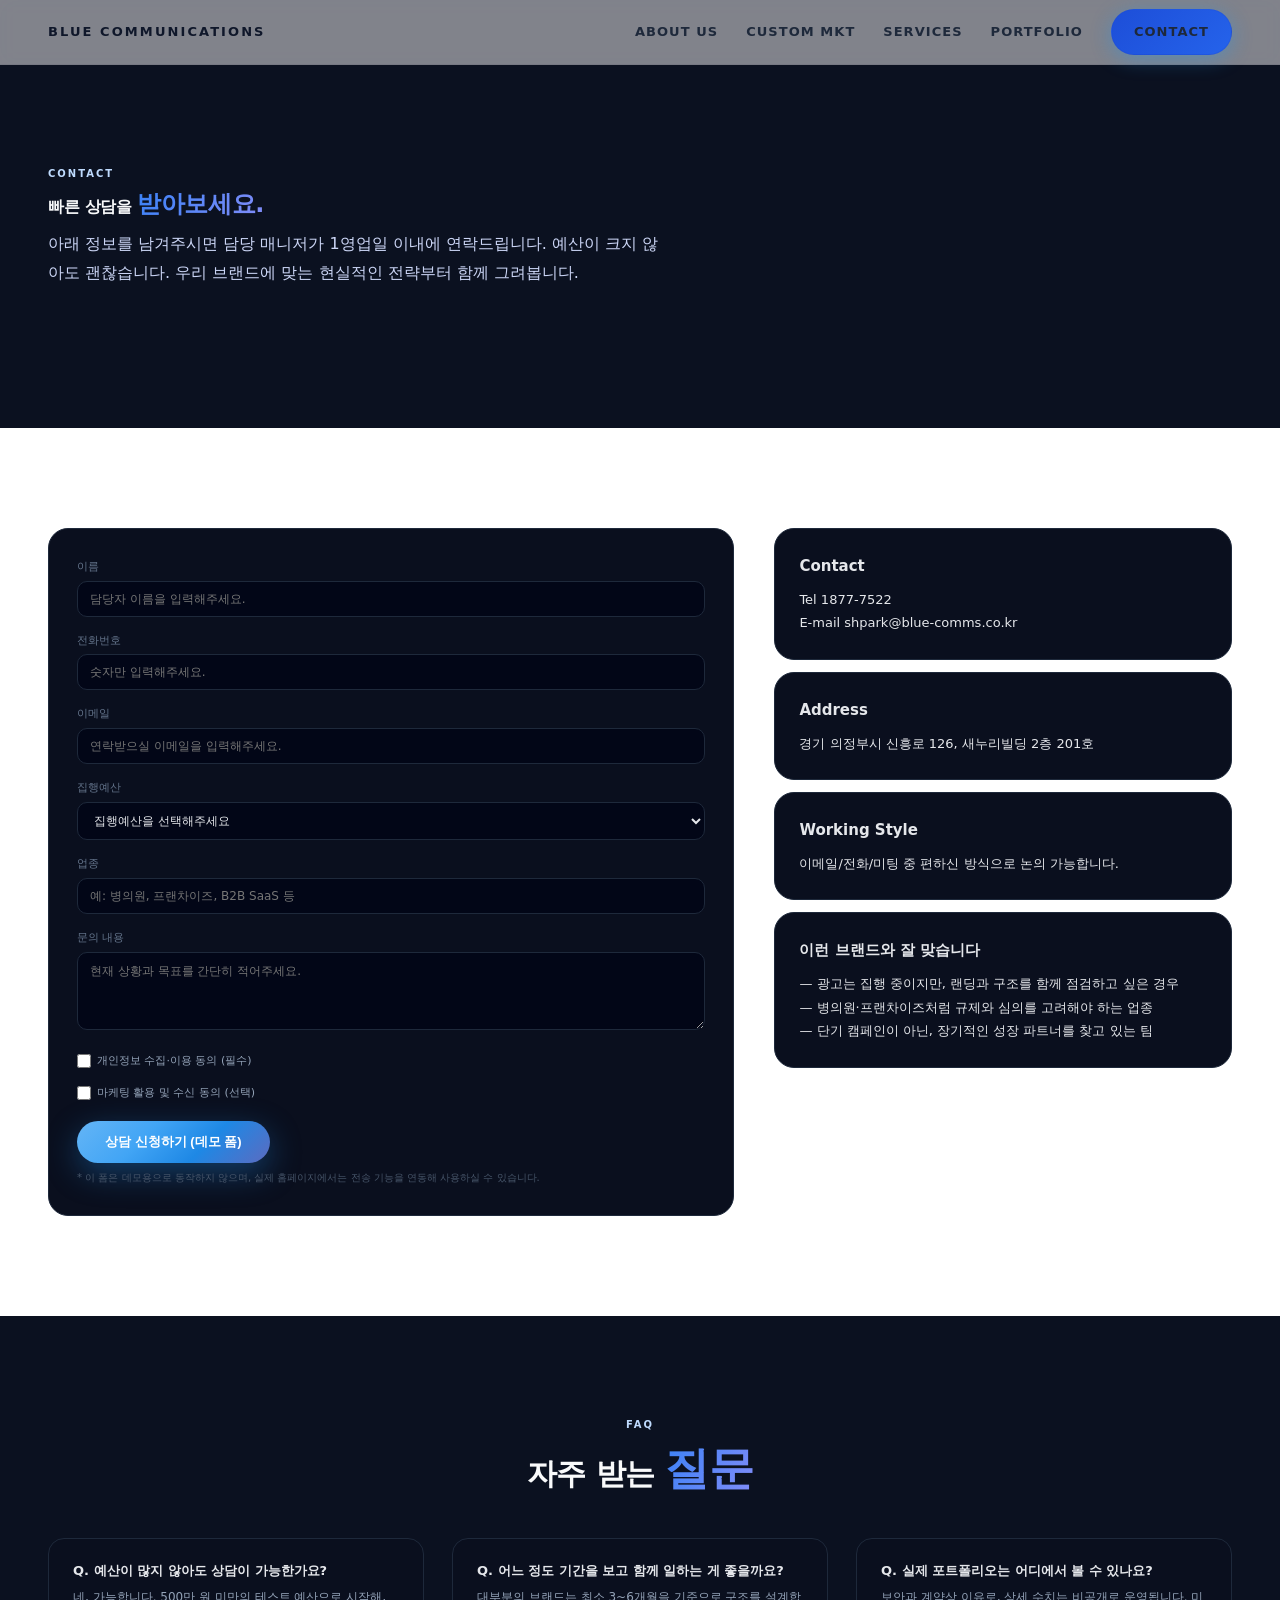
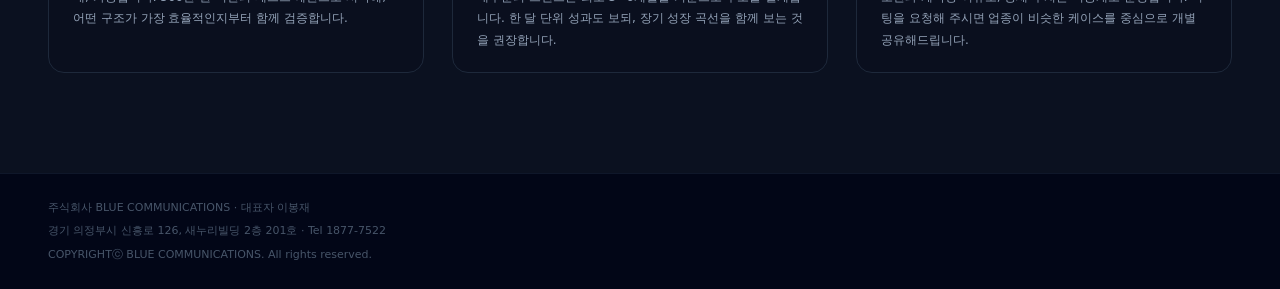
<file: contact.html>
<!DOCTYPE html>
<html lang="ko">
<head>
  <meta charset="UTF-8" />
  <title>Contact | BLUE COMMUNICATIONS</title>
  <meta name="viewport" content="width=device-width, initial-scale=1" />
  <link rel="stylesheet" href="./styles.css" />
</head>
<body>

  <header class="hd">
    <div class="w hd-inner">
      <a href="./index.html" class="logo">
        <span class="logo-text">BLUE COMMUNICATIONS</span>
      </a>
      <button class="mob-toggle" onclick="this.classList.toggle('open');document.querySelector('.nav').classList.toggle('open')"><span></span><span></span></button>
      <nav class="nav">
        <a href="./index.html#about">ABOUT US</a>
        <a href="./index.html#services">CUSTOM MKT</a>
        <a href="./services.html">SERVICES</a>
        <a href="./portfolio.html">PORTFOLIO</a>
        <a href="./contact.html" class="nav-cta">CONTACT</a>
      </nav>
    </div>
  </header>

  <section class="sc sc--alt">
    <div class="w">
      <div class="sc-head">
        <p class="sc-kicker">Contact</p>
        <h1 class="sc-title" style="font-size:inherit">빠른 상담을 <span class="hl">받아보세요.</span></h1>
        <p class="sc-desc">
          아래 정보를 남겨주시면 담당 매니저가 1영업일 이내에 연락드립니다.
          예산이 크지 않아도 괜찮습니다. 우리 브랜드에 맞는 현실적인 전략부터 함께 그려봅니다.
        </p>
      </div>
    </div>
  </section>

  <section class="sc">
    <div class="w">
      <div class="contact-wrap">
        <form class="form" onsubmit="return false">
          <label for="name">이름</label>
          <input id="name" type="text" placeholder="담당자 이름을 입력해주세요." />

          <label for="phone">전화번호</label>
          <input id="phone" type="tel" placeholder="숫자만 입력해주세요." />

          <label for="email">이메일</label>
          <input id="email" type="email" placeholder="연락받으실 이메일을 입력해주세요." />

          <label for="budget">집행예산</label>
          <select id="budget">
            <option value="">집행예산을 선택해주세요</option>
            <option>500만원 미만</option>
            <option>500~1000만원</option>
            <option>1000~3000만원</option>
            <option>3000만원 이상</option>
          </select>

          <label for="industry">업종</label>
          <input id="industry" type="text" placeholder="예: 병의원, 프랜차이즈, B2B SaaS 등" />

          <label for="msg">문의 내용</label>
          <textarea id="msg" rows="4" placeholder="현재 상황과 목표를 간단히 적어주세요."></textarea>

          <div class="form-check"><input type="checkbox" /><span>개인정보 수집·이용 동의 (필수)</span></div>
          <div class="form-check"><input type="checkbox" /><span>마케팅 활용 및 수신 동의 (선택)</span></div>

          <button type="submit" class="btn-p form-submit" disabled>상담 신청하기 (데모 폼)</button>
          <p class="form-note">* 이 폼은 데모용으로 동작하지 않으며, 실제 홈페이지에서는 전송 기능을 연동해 사용하실 수 있습니다.</p>
        </form>

        <div class="side-cards">
          <div class="cd"><h3>Contact</h3><p>Tel 1877-7522</p><p>E-mail shpark@blue-comms.co.kr</p></div>
          <div class="cd"><h3>Address</h3><p>경기 의정부시 신흥로 126, 새누리빌딩 2층 201호</p></div>
          <div class="cd"><h3>Working Style</h3><p>이메일/전화/미팅 중 편하신 방식으로 논의 가능합니다.</p></div>
          <div class="cd">
            <h3>이런 브랜드와 잘 맞습니다</h3>
            <p>— 광고는 집행 중이지만, 랜딩과 구조를 함께 점검하고 싶은 경우</p>
            <p>— 병의원·프랜차이즈처럼 규제와 심의를 고려해야 하는 업종</p>
            <p>— 단기 캠페인이 아닌, 장기적인 성장 파트너를 찾고 있는 팀</p>
          </div>
        </div>
      </div>
    </div>
  </section>

  <!-- FAQ -->
  <section class="sc sc--alt">
    <div class="w">
      <div class="sc-head sc-head--center">
        <p class="sc-kicker">FAQ</p>
        <h2 class="sc-title">자주 받는 <span class="hl">질문</span></h2>
      </div>
      <div class="g3">
        <div class="faq-item"><h3>Q. 예산이 많지 않아도 상담이 가능한가요?</h3><p>네, 가능합니다. 500만 원 미만의 테스트 예산으로 시작해, 어떤 구조가 가장 효율적인지부터 함께 검증합니다.</p></div>
        <div class="faq-item"><h3>Q. 어느 정도 기간을 보고 함께 일하는 게 좋을까요?</h3><p>대부분의 브랜드는 최소 3~6개월을 기준으로 구조를 설계합니다. 한 달 단위 성과도 보되, 장기 성장 곡선을 함께 보는 것을 권장합니다.</p></div>
        <div class="faq-item"><h3>Q. 실제 포트폴리오는 어디에서 볼 수 있나요?</h3><p>보안과 계약상 이유로, 상세 수치는 비공개로 운영됩니다. 미팅을 요청해 주시면 업종이 비슷한 케이스를 중심으로 개별 공유해드립니다.</p></div>
      </div>
    </div>
  </section>

  <footer class="ft">
    <div class="w ft-inner">
      <span>주식회사 BLUE COMMUNICATIONS · 대표자 이봉재</span>
      <span>경기 의정부시 신흥로 126, 새누리빌딩 2층 201호 · Tel 1877-7522</span>
      <span>COPYRIGHTⓒ BLUE COMMUNICATIONS. All rights reserved.</span>
    </div>
  </footer>

</body>
</html>
</file>
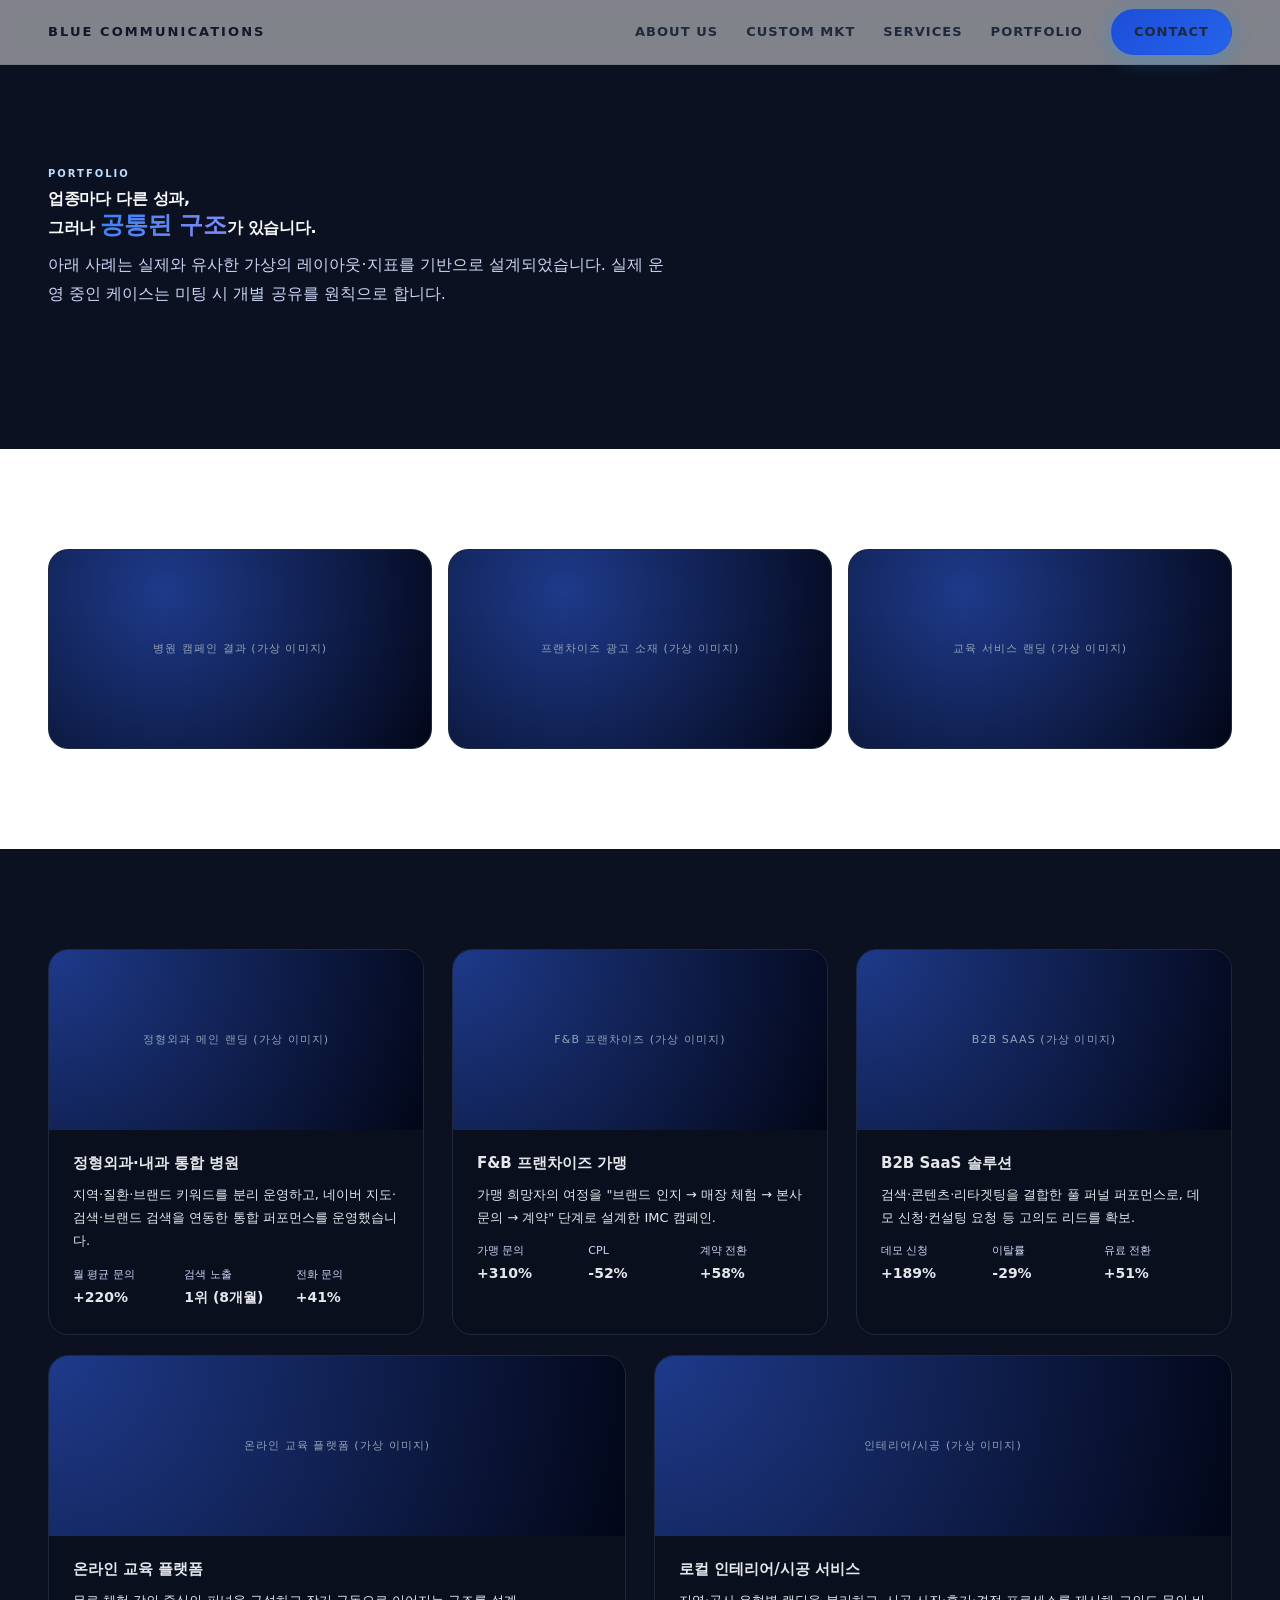
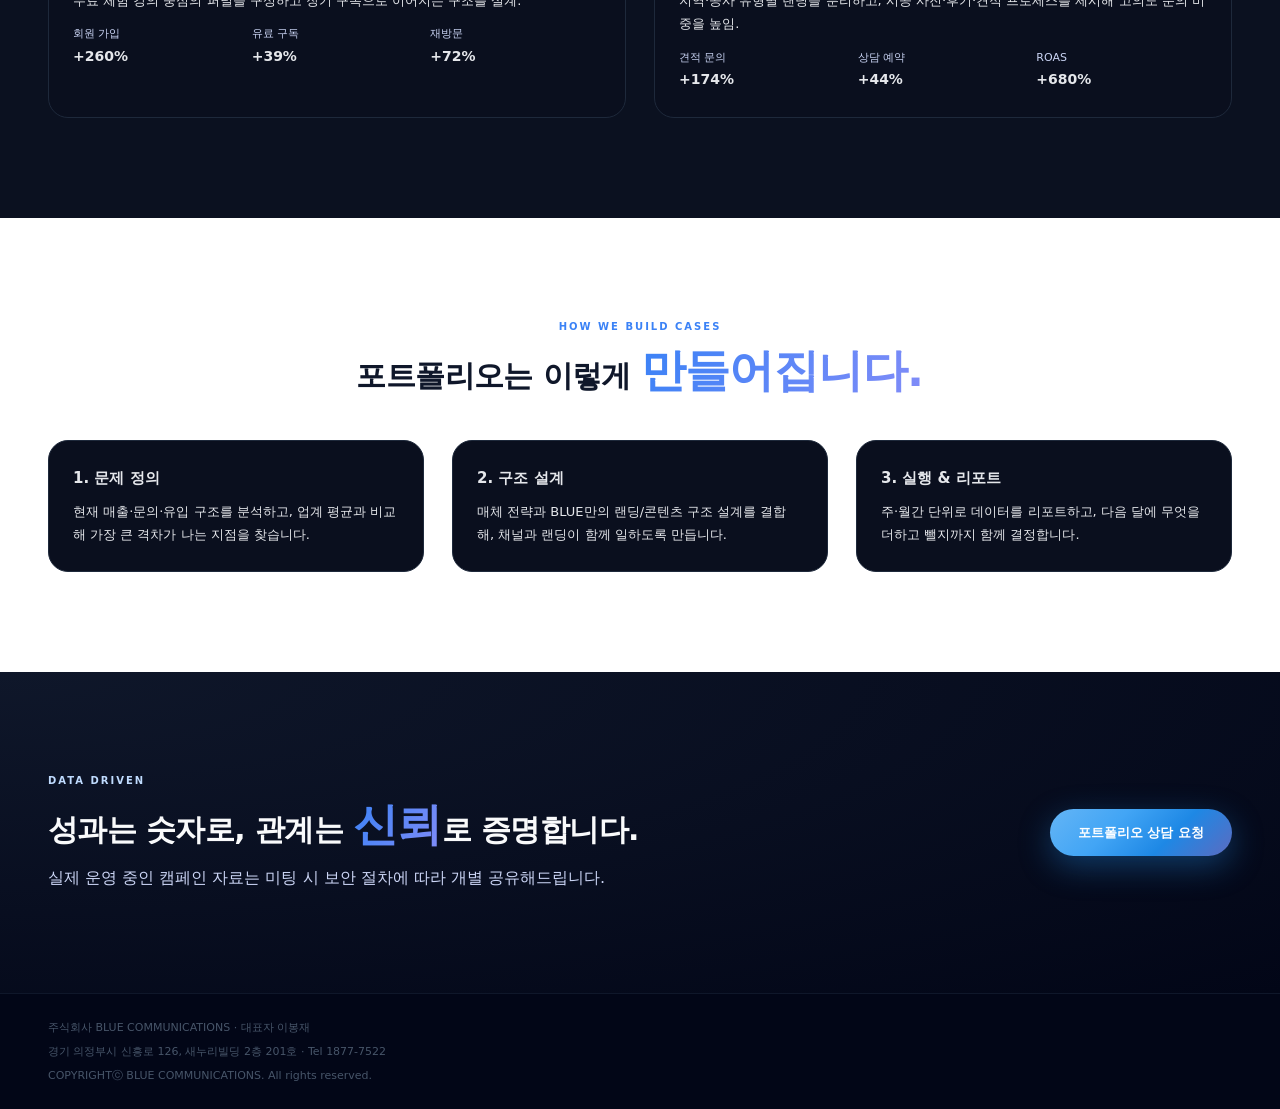
<file: portfolio.html>
<!DOCTYPE html>
<html lang="ko">
<head>
  <meta charset="UTF-8" />
  <title>Portfolio | BLUE COMMUNICATIONS</title>
  <meta name="viewport" content="width=device-width, initial-scale=1" />
  <link rel="stylesheet" href="./styles.css" />
</head>
<body>

  <header class="hd">
    <div class="w hd-inner">
      <a href="./index.html" class="logo">
        <span class="logo-text">BLUE COMMUNICATIONS</span>
      </a>
      <button class="mob-toggle" onclick="this.classList.toggle('open');document.querySelector('.nav').classList.toggle('open')"><span></span><span></span></button>
      <nav class="nav">
        <a href="./index.html#about">ABOUT US</a>
        <a href="./index.html#services">CUSTOM MKT</a>
        <a href="./services.html">SERVICES</a>
        <a href="./portfolio.html">PORTFOLIO</a>
        <a href="./contact.html" class="nav-cta">CONTACT</a>
      </nav>
    </div>
  </header>

  <section class="sc sc--alt">
    <div class="w">
      <div class="sc-head">
        <p class="sc-kicker">Portfolio</p>
        <h1 class="sc-title" style="font-size:inherit">업종마다 다른 성과,<br />그러나 <span class="hl">공통된 구조</span>가 있습니다.</h1>
        <p class="sc-desc">
          아래 사례는 실제와 유사한 가상의 레이아웃·지표를 기반으로 설계되었습니다.
          실제 운영 중인 케이스는 미팅 시 개별 공유를 원칙으로 합니다.
        </p>
      </div>
    </div>
  </section>

  <!-- full-width visual -->
  <section class="sc">
    <div class="w">
      <div class="img-row">
        <div class="img-row-item">병원 캠페인 결과 (가상 이미지)</div>
        <div class="img-row-item">프랜차이즈 광고 소재 (가상 이미지)</div>
        <div class="img-row-item">교육 서비스 랜딩 (가상 이미지)</div>
      </div>
    </div>
  </section>

  <section class="sc sc--alt">
    <div class="w">
      <div class="g3">
        <div class="icard">
          <div class="icard-thumb">정형외과 메인 랜딩 (가상 이미지)</div>
          <div class="icard-body">
            <h3>정형외과·내과 통합 병원</h3>
            <p>지역·질환·브랜드 키워드를 분리 운영하고, 네이버 지도·검색·브랜드 검색을 연동한 통합 퍼포먼스를 운영했습니다.</p>
            <dl class="icard-kpi">
              <div><dt>월 평균 문의</dt><dd>+220%</dd></div>
              <div><dt>검색 노출</dt><dd>1위 (8개월)</dd></div>
              <div><dt>전화 문의</dt><dd>+41%</dd></div>
            </dl>
          </div>
        </div>
        <div class="icard">
          <div class="icard-thumb">F&B 프랜차이즈 (가상 이미지)</div>
          <div class="icard-body">
            <h3>F&B 프랜차이즈 가맹</h3>
            <p>가맹 희망자의 여정을 "브랜드 인지 → 매장 체험 → 본사 문의 → 계약" 단계로 설계한 IMC 캠페인.</p>
            <dl class="icard-kpi">
              <div><dt>가맹 문의</dt><dd>+310%</dd></div>
              <div><dt>CPL</dt><dd>-52%</dd></div>
              <div><dt>계약 전환</dt><dd>+58%</dd></div>
            </dl>
          </div>
        </div>
        <div class="icard">
          <div class="icard-thumb">B2B SaaS (가상 이미지)</div>
          <div class="icard-body">
            <h3>B2B SaaS 솔루션</h3>
            <p>검색·콘텐츠·리타겟팅을 결합한 풀 퍼널 퍼포먼스로, 데모 신청·컨설팅 요청 등 고의도 리드를 확보.</p>
            <dl class="icard-kpi">
              <div><dt>데모 신청</dt><dd>+189%</dd></div>
              <div><dt>이탈률</dt><dd>-29%</dd></div>
              <div><dt>유료 전환</dt><dd>+51%</dd></div>
            </dl>
          </div>
        </div>
      </div>
      <div class="g2" style="margin-top:20px">
        <div class="icard">
          <div class="icard-thumb">온라인 교육 플랫폼 (가상 이미지)</div>
          <div class="icard-body">
            <h3>온라인 교육 플랫폼</h3>
            <p>무료 체험 강의 중심의 퍼널을 구성하고 장기 구독으로 이어지는 구조를 설계.</p>
            <dl class="icard-kpi">
              <div><dt>회원 가입</dt><dd>+260%</dd></div>
              <div><dt>유료 구독</dt><dd>+39%</dd></div>
              <div><dt>재방문</dt><dd>+72%</dd></div>
            </dl>
          </div>
        </div>
        <div class="icard">
          <div class="icard-thumb">인테리어/시공 (가상 이미지)</div>
          <div class="icard-body">
            <h3>로컬 인테리어/시공 서비스</h3>
            <p>지역·공사 유형별 랜딩을 분리하고, 시공 사진·후기·견적 프로세스를 제시해 고의도 문의 비중을 높임.</p>
            <dl class="icard-kpi">
              <div><dt>견적 문의</dt><dd>+174%</dd></div>
              <div><dt>상담 예약</dt><dd>+44%</dd></div>
              <div><dt>ROAS</dt><dd>+680%</dd></div>
            </dl>
          </div>
        </div>
      </div>
    </div>
  </section>

  <!-- how we build -->
  <section class="sc">
    <div class="w">
      <div class="sc-head sc-head--center">
        <p class="sc-kicker">How We Build Cases</p>
        <h2 class="sc-title">포트폴리오는 이렇게 <span class="hl">만들어집니다.</span></h2>
      </div>
      <div class="g3">
        <div class="cd"><h3>1. 문제 정의</h3><p>현재 매출·문의·유입 구조를 분석하고, 업계 평균과 비교해 가장 큰 격차가 나는 지점을 찾습니다.</p></div>
        <div class="cd"><h3>2. 구조 설계</h3><p>매체 전략과 BLUE만의 랜딩/콘텐츠 구조 설계를 결합해, 채널과 랜딩이 함께 일하도록 만듭니다.</p></div>
        <div class="cd"><h3>3. 실행 & 리포트</h3><p>주·월간 단위로 데이터를 리포트하고, 다음 달에 무엇을 더하고 뺄지까지 함께 결정합니다.</p></div>
      </div>
    </div>
  </section>

  <section class="sc sc--accent">
    <div class="w">
      <div class="cta-band">
        <div>
          <p class="sc-kicker">Data Driven</p>
          <h2 class="sc-title">성과는 숫자로, 관계는 <span class="hl">신뢰</span>로 증명합니다.</h2>
          <p class="sc-desc">실제 운영 중인 캠페인 자료는 미팅 시 보안 절차에 따라 개별 공유해드립니다.</p>
        </div>
        <div class="cta-right">
          <a href="./contact.html" class="btn-p">포트폴리오 상담 요청</a>
        </div>
      </div>
    </div>
  </section>

  <footer class="ft">
    <div class="w ft-inner">
      <span>주식회사 BLUE COMMUNICATIONS · 대표자 이봉재</span>
      <span>경기 의정부시 신흥로 126, 새누리빌딩 2층 201호 · Tel 1877-7522</span>
      <span>COPYRIGHTⓒ BLUE COMMUNICATIONS. All rights reserved.</span>
    </div>
  </footer>

</body>
</html>
</file>
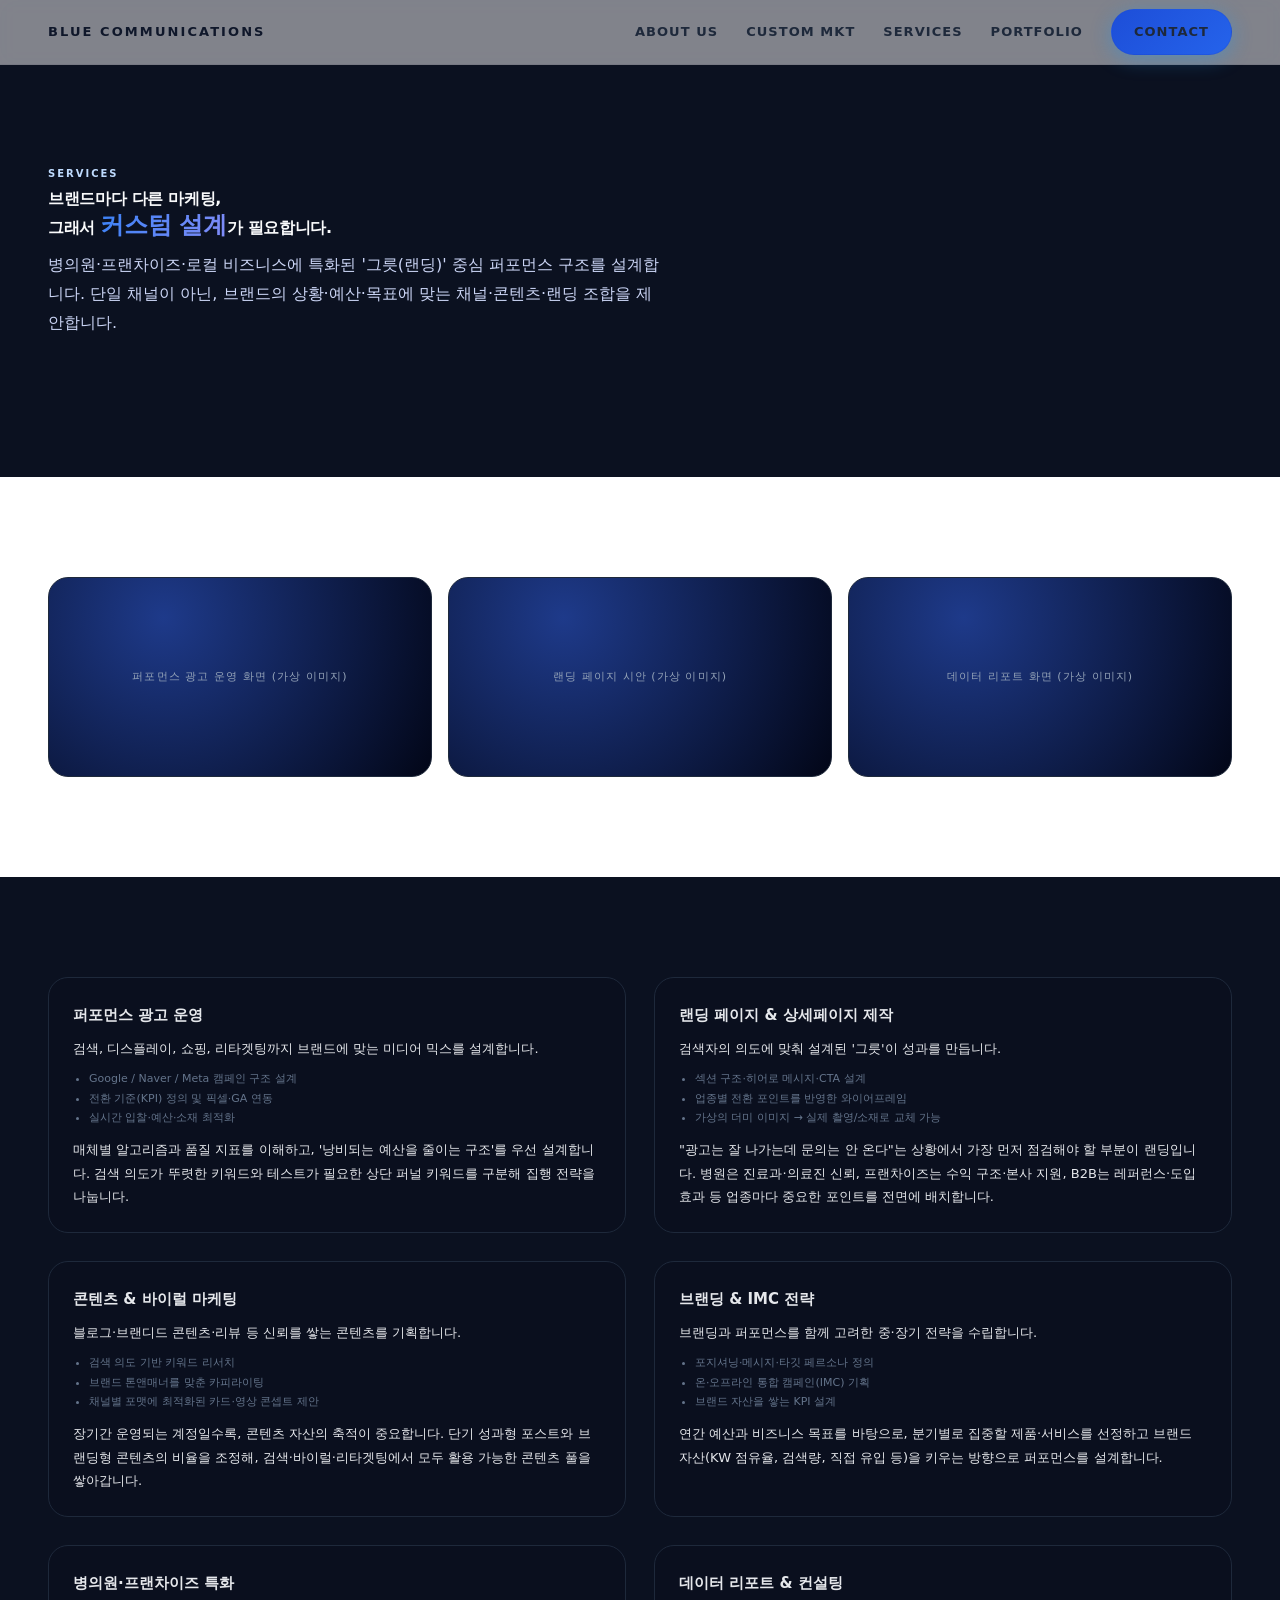
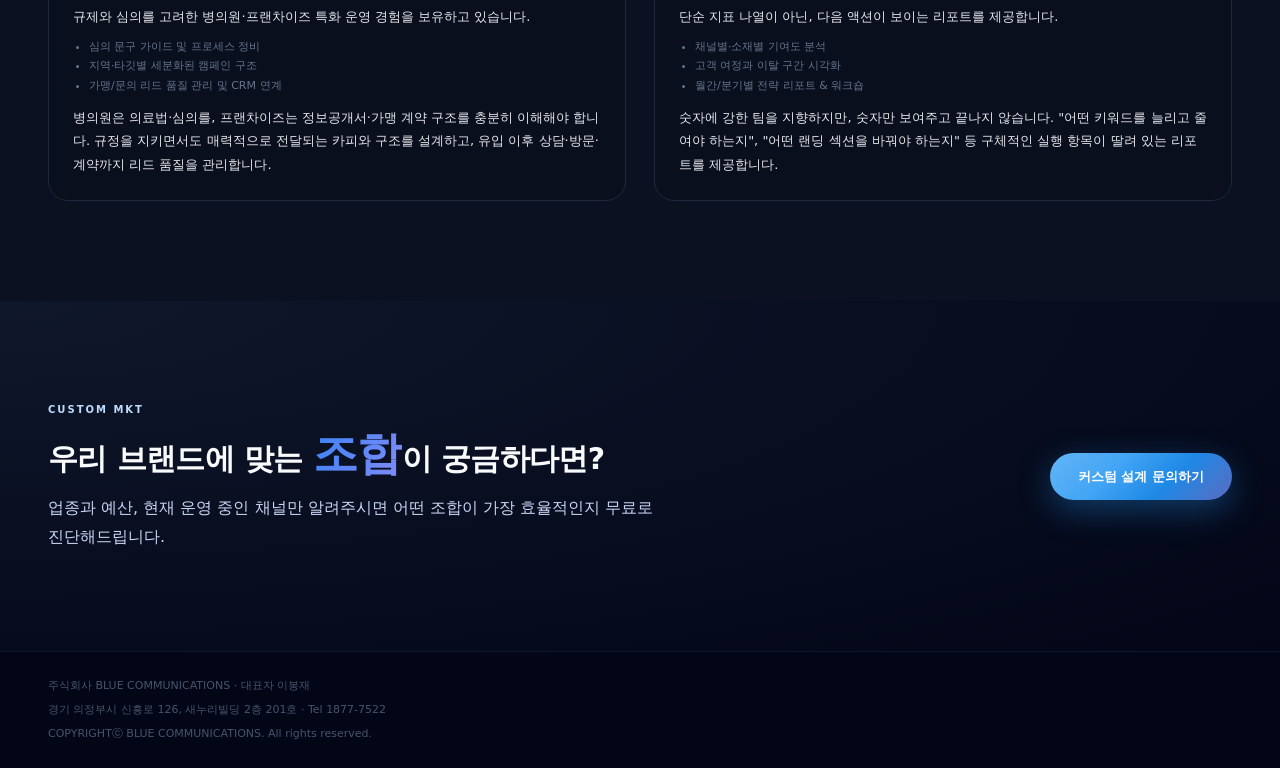
<file: services.html>
<!DOCTYPE html>
<html lang="ko">
<head>
  <meta charset="UTF-8" />
  <title>Services | BLUE COMMUNICATIONS</title>
  <meta name="viewport" content="width=device-width, initial-scale=1" />
  <link rel="stylesheet" href="./styles.css" />
</head>
<body>

  <header class="hd">
    <div class="w hd-inner">
      <a href="./index.html" class="logo">
        <span class="logo-text">BLUE COMMUNICATIONS</span>
      </a>
      <button class="mob-toggle" onclick="this.classList.toggle('open');document.querySelector('.nav').classList.toggle('open')"><span></span><span></span></button>
      <nav class="nav">
        <a href="./index.html#about">ABOUT US</a>
        <a href="./index.html#services">CUSTOM MKT</a>
        <a href="./services.html">SERVICES</a>
        <a href="./portfolio.html">PORTFOLIO</a>
        <a href="./contact.html" class="nav-cta">CONTACT</a>
      </nav>
    </div>
  </header>

  <section class="sc sc--alt">
    <div class="w">
      <div class="sc-head">
        <p class="sc-kicker">Services</p>
        <h1 class="sc-title" style="font-size:inherit">브랜드마다 다른 마케팅,<br />그래서 <span class="hl">커스텀 설계</span>가 필요합니다.</h1>
        <p class="sc-desc">
          병의원·프랜차이즈·로컬 비즈니스에 특화된 '그릇(랜딩)' 중심 퍼포먼스 구조를 설계합니다.
          단일 채널이 아닌, 브랜드의 상황·예산·목표에 맞는 채널·콘텐츠·랜딩 조합을 제안합니다.
        </p>
      </div>
    </div>
  </section>

  <!-- full-width visual -->
  <section class="sc">
    <div class="w">
      <div class="img-row">
        <div class="img-row-item">퍼포먼스 광고 운영 화면 (가상 이미지)</div>
        <div class="img-row-item">랜딩 페이지 시안 (가상 이미지)</div>
        <div class="img-row-item">데이터 리포트 화면 (가상 이미지)</div>
      </div>
    </div>
  </section>

  <section class="sc sc--alt">
    <div class="w">
      <div class="g2">
        <div class="cd">
          <h3>퍼포먼스 광고 운영</h3>
          <p>검색, 디스플레이, 쇼핑, 리타겟팅까지 브랜드에 맞는 미디어 믹스를 설계합니다.</p>
          <ul>
            <li>Google / Naver / Meta 캠페인 구조 설계</li>
            <li>전환 기준(KPI) 정의 및 픽셀·GA 연동</li>
            <li>실시간 입찰·예산·소재 최적화</li>
          </ul>
          <p style="margin-top:10px">매체별 알고리즘과 품질 지표를 이해하고, '낭비되는 예산을 줄이는 구조'를 우선 설계합니다. 검색 의도가 뚜렷한 키워드와 테스트가 필요한 상단 퍼널 키워드를 구분해 집행 전략을 나눕니다.</p>
        </div>
        <div class="cd">
          <h3>랜딩 페이지 & 상세페이지 제작</h3>
          <p>검색자의 의도에 맞춰 설계된 '그릇'이 성과를 만듭니다.</p>
          <ul>
            <li>섹션 구조·히어로 메시지·CTA 설계</li>
            <li>업종별 전환 포인트를 반영한 와이어프레임</li>
            <li>가상의 더미 이미지 → 실제 촬영/소재로 교체 가능</li>
          </ul>
          <p style="margin-top:10px">"광고는 잘 나가는데 문의는 안 온다"는 상황에서 가장 먼저 점검해야 할 부분이 랜딩입니다. 병원은 진료과·의료진 신뢰, 프랜차이즈는 수익 구조·본사 지원, B2B는 레퍼런스·도입 효과 등 업종마다 중요한 포인트를 전면에 배치합니다.</p>
        </div>
        <div class="cd">
          <h3>콘텐츠 & 바이럴 마케팅</h3>
          <p>블로그·브랜디드 콘텐츠·리뷰 등 신뢰를 쌓는 콘텐츠를 기획합니다.</p>
          <ul>
            <li>검색 의도 기반 키워드 리서치</li>
            <li>브랜드 톤앤매너를 맞춘 카피라이팅</li>
            <li>채널별 포맷에 최적화된 카드·영상 콘셉트 제안</li>
          </ul>
          <p style="margin-top:10px">장기간 운영되는 계정일수록, 콘텐츠 자산의 축적이 중요합니다. 단기 성과형 포스트와 브랜딩형 콘텐츠의 비율을 조정해, 검색·바이럴·리타겟팅에서 모두 활용 가능한 콘텐츠 풀을 쌓아갑니다.</p>
        </div>
        <div class="cd">
          <h3>브랜딩 & IMC 전략</h3>
          <p>브랜딩과 퍼포먼스를 함께 고려한 중·장기 전략을 수립합니다.</p>
          <ul>
            <li>포지셔닝·메시지·타깃 페르소나 정의</li>
            <li>온·오프라인 통합 캠페인(IMC) 기획</li>
            <li>브랜드 자산을 쌓는 KPI 설계</li>
          </ul>
          <p style="margin-top:10px">연간 예산과 비즈니스 목표를 바탕으로, 분기별로 집중할 제품·서비스를 선정하고 브랜드 자산(KW 점유율, 검색량, 직접 유입 등)을 키우는 방향으로 퍼포먼스를 설계합니다.</p>
        </div>
        <div class="cd">
          <h3>병의원·프랜차이즈 특화</h3>
          <p>규제와 심의를 고려한 병의원·프랜차이즈 특화 운영 경험을 보유하고 있습니다.</p>
          <ul>
            <li>심의 문구 가이드 및 프로세스 정비</li>
            <li>지역·타깃별 세분화된 캠페인 구조</li>
            <li>가맹/문의 리드 품질 관리 및 CRM 연계</li>
          </ul>
          <p style="margin-top:10px">병의원은 의료법·심의를, 프랜차이즈는 정보공개서·가맹 계약 구조를 충분히 이해해야 합니다. 규정을 지키면서도 매력적으로 전달되는 카피와 구조를 설계하고, 유입 이후 상담·방문·계약까지 리드 품질을 관리합니다.</p>
        </div>
        <div class="cd">
          <h3>데이터 리포트 & 컨설팅</h3>
          <p>단순 지표 나열이 아닌, 다음 액션이 보이는 리포트를 제공합니다.</p>
          <ul>
            <li>채널별·소재별 기여도 분석</li>
            <li>고객 여정과 이탈 구간 시각화</li>
            <li>월간/분기별 전략 리포트 & 워크숍</li>
          </ul>
          <p style="margin-top:10px">숫자에 강한 팀을 지향하지만, 숫자만 보여주고 끝나지 않습니다. "어떤 키워드를 늘리고 줄여야 하는지", "어떤 랜딩 섹션을 바꿔야 하는지" 등 구체적인 실행 항목이 딸려 있는 리포트를 제공합니다.</p>
        </div>
      </div>
    </div>
  </section>

  <section class="sc sc--accent">
    <div class="w">
      <div class="cta-band">
        <div>
          <p class="sc-kicker">Custom MKT</p>
          <h2 class="sc-title">우리 브랜드에 맞는 <span class="hl">조합</span>이 궁금하다면?</h2>
          <p class="sc-desc">업종과 예산, 현재 운영 중인 채널만 알려주시면 어떤 조합이 가장 효율적인지 무료로 진단해드립니다.</p>
        </div>
        <div class="cta-right">
          <a href="./contact.html" class="btn-p">커스텀 설계 문의하기</a>
        </div>
      </div>
    </div>
  </section>

  <footer class="ft">
    <div class="w ft-inner">
      <span>주식회사 BLUE COMMUNICATIONS · 대표자 이봉재</span>
      <span>경기 의정부시 신흥로 126, 새누리빌딩 2층 201호 · Tel 1877-7522</span>
      <span>COPYRIGHTⓒ BLUE COMMUNICATIONS. All rights reserved.</span>
    </div>
  </footer>

</body>
</html>
</file>
<file: styles.css>
*,*::before,*::after{box-sizing:border-box;margin:0;padding:0}
html{scroll-behavior:smooth}
body{
  font-family:"Pretendard","Noto Sans KR",-apple-system,BlinkMacSystemFont,system-ui,sans-serif;
  color:#e5e7eb;
  background:#020617;
  line-height:1.8;
  font-size:15px;
  -webkit-font-smoothing:antialiased;
}
img{max-width:100%;display:block}
a{color:inherit;text-decoration:none}
ul,ol{list-style:none}

/* ── layout ── */
.w{max-width:1440px;margin:0 auto;padding:0 48px}
.w--wide{max-width:100%;padding-left:64px;padding-right:64px}

@media(max-width:767px){
  .w{padding:0 20px}
  .w--wide{padding-left:20px;padding-right:20px}
}

/* ── header ── */
.hd{
  position:sticky;
  top:0;
  z-index:50;
  backdrop-filter:blur(10px);
  -webkit-backdrop-filter:blur(10px);
  background:rgba(255,255,255,0.5);
  border-bottom:1px solid rgba(15,23,42,.08);
  transition:background .25s ease,box-shadow .25s ease,border-color .25s ease,color .25s ease;
}
.hd .logo-text{color:#0f172a;font-weight:700}
.hd .nav a{color:#1e293b;font-weight:700}
.hd .nav a:hover{color:#0f172a}
.hd .nav-cta{
  background:linear-gradient(135deg,#1d4ed8,#2563eb);
  color:#fff;
  border:1px solid rgba(29,78,216,.3);
}
.hd-inner{display:flex;align-items:center;justify-content:space-between;height:64px}
.logo{display:inline-flex;align-items:center;gap:10px}
.logo-text{
  font-size:13px;
  font-weight:700;
  letter-spacing:.16em;
  text-transform:uppercase;
  transition:color .25s ease;
}
.nav{
  display:flex;
  align-items:center;
  gap:28px;
  font-size:13px;
  letter-spacing:.08em;
  text-transform:uppercase;
  font-weight:700;
  transition:color .25s ease;
}
.nav a{font-weight:700;transition:color .2s}
.nav a:hover{color:inherit}
.nav-cta{
  padding:10px 22px;
  border-radius:99px;
  font-weight:600;
  box-shadow:0 4px 20px rgba(33,150,243,.4);
  transition:transform .15s,box-shadow .15s,background .25s,border-color .25s;
}
.nav-cta:hover{
  transform:translateY(-1px);
  box-shadow:0 6px 28px rgba(33,150,243,.5);
  color:#fff;
}

/* 스크롤 시 메뉴바: 블루 그라데이션 불투명 */
.hd--scrolled{
  background:linear-gradient(90deg,#2196F3 0%,#1976D2 40%,#0D47A1 100%);
  border-color:rgba(255,255,255,.15);
  box-shadow:0 4px 24px rgba(0,0,0,.15);
}
.hd--scrolled .logo-text{color:#fff}
.hd--scrolled .nav a{color:rgba(255,255,255,.95)}
.hd--scrolled .nav a:hover{color:#fff}
.hd--scrolled .nav-cta{
  background:linear-gradient(135deg,#64b5f6 0%,#42a5f5 30%,#1e88e5 60%,#5c6bc0 100%);
  color:#fff;
  border-color:transparent;
}
.mob-toggle{display:none;width:32px;height:32px;border:1px solid rgba(15,23,42,.2);border-radius:99px;background:transparent;cursor:pointer;flex-direction:column;justify-content:center;align-items:center;gap:5px;transition:border-color .25s}
.mob-toggle span{display:block;width:14px;height:1.5px;background:#1e293b;border-radius:2px;transition:background .25s,.15s transform}
.hd--scrolled .mob-toggle{border-color:#1e293b}
.hd--scrolled .mob-toggle span{background:#e5e7eb}
.mob-toggle.open span:first-child{transform:translateY(3.25px) rotate(45deg)}
.mob-toggle.open span:last-child{transform:translateY(-3.25px) rotate(-45deg)}

@media(max-width:767px){
  .mob-toggle{display:inline-flex}
  .nav{position:absolute;inset:64px 16px auto;padding:14px 16px;border-radius:14px;background:#020617;border:1px solid #1e293b;box-shadow:0 20px 50px rgba(0,0,0,.7);flex-direction:column;align-items:stretch;display:none}
  .nav.open{display:flex}
  .nav-cta{text-align:center}
}

/* ── hero (full-bleed) ── */
.hero{
  width:100%;
  min-height:86vh;
  display:flex;
  align-items:flex-start;
  justify-content:flex-start;
  position:relative;
  overflow:hidden;
  background:linear-gradient(180deg,#ffffff 0%,#fafcff 22%,#f0f9ff 45%,#e0f2fe 65%,#dbeafe 80%,#bfdbfe 90%,#93c5fd 97%,#1e3a5f 100%);
}
/* 영상 바로 아래 메인 타이틀 블록: 같은 그라데이션·스타일, 높이는 콘텐츠만큼 */
.hero.hero--text{min-height:0;padding-top:48px;padding-bottom:56px}
.hero.hero--text .w{padding-top:0;padding-bottom:0}
/* 배경 영상 레이어: 영상 업로드 시 자연스럽게 뒤에 재생 */
.hero-bg-video{
  position:absolute;
  inset:0;
  width:100%;
  height:100%;
  object-fit:cover;
  z-index:0;
  pointer-events:none;
}
.hero-bg-video[src=""],
.hero-bg-video:not([src]){
  opacity:0;
  visibility:hidden;
}
.hero.has-video .hero-bg-fallback{opacity:0;pointer-events:none}
.hero.has-video .hero-bg-video{z-index:2}
.hero-bg-fallback{
  position:absolute;
  inset:0;
  background:linear-gradient(180deg,#ffffff 0%,#fafcff 22%,#f0f9ff 45%,#e0f2fe 65%,#dbeafe 80%,#bfdbfe 90%,#93c5fd 97%,#1e3a5f 100%);
  z-index:1;
  pointer-events:none;
  transition:opacity .5s ease;
}
.hero::before{content:"";position:absolute;inset:0;background:radial-gradient(ellipse 120% 80% at 20% 40%,rgba(59,130,246,.04),transparent 70%);pointer-events:none;z-index:3}
.hero .w{position:relative;z-index:4;display:block;width:100%;padding-top:14vh;padding-bottom:min(20vh,120px);text-align:left}
.hero .sc-head{text-align:left;margin-bottom:0}
.hero .sc-head .sc-kicker{margin-bottom:14px;font-size:15px}
.hero .sc-head .sc-title{font-size:44px;line-height:1.18;letter-spacing:-.03em;color:#0f172a}
.hero .sc-head .sc-desc{margin-top:20px;max-width:520px;font-size:22px}
.hero-kicker{font-size:15px;font-weight:600;letter-spacing:.2em;color:#0284c7;text-transform:uppercase;margin-bottom:14px}
.hero-title{font-size:44px;line-height:1.18;letter-spacing:-.03em;color:#0f172a}
.hero-hl{display:block;font-size:150%;background:linear-gradient(120deg,#3b82f6,#818cf8);-webkit-background-clip:text;color:transparent;animation:hlPulse 3s ease-in-out infinite}
.hero-desc{margin-top:20px;font-size:22px;color:#111827;max-width:520px}
.hero-actions{margin-top:28px;display:flex;flex-wrap:wrap;gap:10px}
.btn-p{display:inline-flex;align-items:center;justify-content:center;padding:12px 28px;border-radius:99px;background:linear-gradient(135deg,#64b5f6 0%,#42a5f5 35%,#1e88e5 65%,#5c6bc0 100%);color:#fff;font-size:13px;font-weight:600;border:0;cursor:pointer;box-shadow:0 10px 32px rgba(33,150,243,.35);transition:.15s}
.btn-p:hover{transform:translateY(-1px);box-shadow:0 14px 40px rgba(33,150,243,.45)}
.btn-g{display:inline-flex;align-items:center;justify-content:center;padding:10px 22px;border-radius:99px;background:transparent;border:1px solid #0284c7;color:#0f172a;font-size:12px;font-weight:500;cursor:pointer;transition:.15s}
.btn-g:hover{background:rgba(2,132,199,.12)}
.hero-kpi{display:grid;grid-template-columns:repeat(3,1fr);gap:12px;margin-top:28px}
.hero-kpi dt{font-size:10px;color:#64748b;letter-spacing:.06em}
.hero-kpi dd{position:relative;font-size:18px;font-weight:700;color:#0f172a;padding-bottom:8px}
.hero-kpi dd::after{content:"";position:absolute;left:0;right:30%;bottom:0;height:2px;border-radius:999px;background:linear-gradient(90deg,#22c55e,#3b82f6)}
/* metric-row only used in other sections if needed */
.metric-row{margin-top:24px;display:flex;justify-content:flex-start}
.metric-buttons{display:flex;flex-wrap:wrap;gap:12px}
.metric-cards{display:grid;grid-template-columns:repeat(3,minmax(0,1fr));gap:12px;max-width:640px}

@media(min-width:1200px){
  .hero-title{font-size:63px}
  .hero .sc-head .sc-title{font-size:63px}
}
@media(max-width:767px){
  .hero{min-height:auto;padding:64px 0 40px}
  .hero.hero--text{padding-top:32px;padding-bottom:40px}
  .hero .w{padding-top:10vh;padding-bottom:min(18vh,100px)}
  .hero-title{font-size:42px}
  .hero .sc-head .sc-title{font-size:42px}
  .hero .sc-head .sc-desc,.hero-desc{font-size:18px}
  .hero-img{min-height:200px}
}

/* ── scroll reveal ──
   JS 오류가 나더라도 컨텐츠가 안 보이지 않도록
   기본값은 항상 보이게 두고, is-visible 때만 살짝 모션만 추가 */
[data-animate]{
  opacity:1;
  transform:translateY(8px);
  transition:opacity .5s ease,transform .5s ease;
}
[data-animate].is-visible{
  opacity:1;
  transform:translateY(0);
}
[data-animate=\"fade-right\"]{
  transform:translateX(-8px);
}
[data-animate=\"fade-right\"].is-visible{
  transform:translateX(0);
}
[data-animate=\"fade-left\"]{
  transform:translateX(8px);
}
[data-animate=\"fade-left\"].is-visible{
  transform:translateX(0);
}

/* ── sections (full-bleed bg) ── */
.sc{padding:80px 0;background:#ffffff}
.sc--alt{background:#0b1120}
.sc--accent{background:radial-gradient(ellipse at top left,#0f172a,#020617)}

@media(min-width:1200px){
  .sc{padding:100px 0}
}
@media(max-width:767px){
  .sc{padding:56px 0}
}

.sc-head{margin-bottom:40px}
.sc-head--center{text-align:center}
.sc-kicker{font-size:10px;font-weight:600;letter-spacing:.2em;color:#3b82f6;text-transform:uppercase;margin-bottom:6px}
.sc-title{font-size:22px;line-height:1.3;letter-spacing:-.02em;color:#0f172a}
.sc-title .hl{font-size:150%;display:inline;background:linear-gradient(120deg,#3b82f6,#818cf8);-webkit-background-clip:text;color:transparent}
.sc-desc{margin-top:10px;font-size:15px;color:#111827;max-width:620px}
.sc-head--center .sc-desc{margin-left:auto;margin-right:auto}

@media(min-width:1200px){
  .sc-title{font-size:30px}
}

/* 어두운 섹션 안에서의 색상 보정 */
.sc--alt .sc-title,
.sc--accent .sc-title{color:#f9fafb}
.sc--alt .sc-desc,
.sc--accent .sc-desc{color:#cbd5f5}
.sc--alt .sc-kicker,
.sc--accent .sc-kicker{color:#bfdbfe}

/* PC에서 텍스트 10% 확대 (가독성 개선) */
@media(min-width:1024px){
  body{font-size:16px}
  .hero-desc{font-size:24px}
  .hero .sc-head .sc-desc{font-size:24px}
  .sc-desc{font-size:16px}
  .cd p{font-size:14px}
  .icard-body>p{font-size:14px}
  .num-label{font-size:13px}
}

/* ── 3-col grid ── */
.g3{display:grid;grid-template-columns:1fr;gap:16px}
@media(min-width:768px){.g3{grid-template-columns:repeat(3,1fr);gap:20px}}
@media(min-width:1200px){.g3{gap:28px}}

/* ── 2-col grid ── */
.g2{display:grid;grid-template-columns:1fr;gap:16px}
@media(min-width:768px){.g2{grid-template-columns:repeat(2,1fr);gap:20px}}
@media(min-width:1200px){.g2{gap:28px}}

/* ── 4-col grid ── */
.g4{display:grid;grid-template-columns:repeat(2,1fr);gap:16px}
@media(min-width:768px){.g4{grid-template-columns:repeat(4,1fr);gap:20px}}

/* ── card ── */
.cd{padding:24px;border-radius:20px;background:#0a0f1e;border:1px solid #1e293b;transition:.2s}
.cd:hover{border-color:rgba(59,130,246,.4)}
.cd h3{font-size:15px;color:#e5e7eb;margin-bottom:8px}
.cd p{font-size:13px;color:#e5e7eb;line-height:1.8}
.cd ul{margin-top:8px;padding-left:16px;list-style:disc;font-size:11px;color:#64748b}

/* ── image card (portfolio) ── */
.icard{border-radius:20px;overflow:hidden;background:#0a0f1e;border:1px solid #1e293b;transition:.2s}
.icard:hover{border-color:rgba(59,130,246,.4)}
.icard-thumb{min-height:180px;background:radial-gradient(circle at top left,#1e3a8a,#020617);display:flex;align-items:center;justify-content:center;font-size:11px;color:#94a3b8;text-transform:uppercase;letter-spacing:.1em;padding:20px;text-align:center}
.icard-body{padding:20px 24px 24px}
.icard-body h3{font-size:15px;color:#e5e7eb;margin-bottom:6px}
.icard-body>p{font-size:13px;color:#e5e7eb}
.icard-kpi{display:grid;grid-template-columns:repeat(3,1fr);gap:8px;margin-top:12px}
.icard-kpi dt{font-size:11px;color:#cbd5f5}
.icard-kpi dd{font-size:14px;font-weight:600;color:#e5e7eb}

/* ── highlight & hero animation ── */
@keyframes hlPulse{
  0%,100%{filter:brightness(1);text-shadow:0 0 0 rgba(129,140,248,.0)}
  50%{filter:brightness(1.25);text-shadow:0 0 22px rgba(129,140,248,.6)}
}
@keyframes heroGlow{
  0%{background-position:0% 50%}
  50%{background-position:100% 50%}
  100%{background-position:0% 50%}
}

/* ── big number row ── */
.nums{display:grid;grid-template-columns:repeat(3,1fr);gap:16px}
@media(min-width:768px){.nums{gap:20px}}
.num{text-align:center}
.num-val{font-size:32px;font-weight:700;background:linear-gradient(120deg,#3b82f6,#818cf8);-webkit-background-clip:text;color:transparent}
.num-label{font-size:12px;color:#4b5563;margin-top:4px}

/* numbers section: wide spread, no card boxes */
.sc--nums .nums--wide{
  display:grid;
  grid-template-columns:repeat(3,1fr);
  gap:32px 48px;
  max-width:none;
  margin-top:32px;
}
.sc--nums .nums--wide .num{
  text-align:center;
}
.sc--nums .nums--wide .num-val{
  font-size:clamp(36px,5vw,56px);
}
.sc--nums .nums--wide .num-label{
  margin-top:8px;
  font-size:14px;
  color:#64748b;
}
@media(min-width:1200px){
  .sc--nums .nums--wide{gap:48px 80px}
}

@media(min-width:1200px){
  .num-val{font-size:44px}
}

/* legacy metric-card (kept for other pages if used) */
.metric-row{display:flex;flex-direction:column;gap:20px}
.metric-buttons{display:flex;flex-wrap:wrap;gap:12px;justify-content:center}
.metric-cards{margin-top:8px}
.metric-card{
  padding:18px 20px;
  border-radius:20px;
  background:rgba(248,250,252,0.95);
  box-shadow:0 8px 24px rgba(15,23,42,0.06);
  border:1px solid rgba(226,232,240,0.9);
}
.metric-card .num-val{margin-bottom:4px}

/* ── process steps (horizontal) ── */
.steps{display:grid;grid-template-columns:1fr;gap:16px}
@media(min-width:768px){.steps{grid-template-columns:repeat(4,1fr);gap:20px}}
.step{padding:24px;border-radius:20px;border:1px dashed #1e293b;position:relative}
.step-idx{font-size:10px;font-weight:700;letter-spacing:.12em;color:#3b82f6;margin-bottom:8px}
.step h3{font-size:13px;color:#e5e7eb;margin-bottom:4px}
.step p{font-size:11px;color:#94a3b8}

/* ── 5.png / mp4 비주얼 (첫 탭, 위아래 흰 그라데이션) ── */
.sc--img-fade{padding:0;background:#e0f2fe}
/* 첫 탭이 메뉴바 뒤까지 올라가서 영상이 퍼지도록 */
.hero-visual .img-fade-wrap{
  position:relative;
  width:100%;
  overflow:hidden;
  height:calc(77vh + 64px);
  min-height:calc(77vh + 64px);
  background:linear-gradient(180deg,#f0f9ff 0%,#e0f2fe 50%,#bae6fd 100%);
}
.hero-visual{margin-top:-64px}
/* 영상 50% 흐리게 */
.hero-visual .img-fade-wrap video.img-fade-video{
  opacity:0.5;
}
.hero-visual .img-fade-wrap .img-fade-img{height:100%;object-fit:cover;object-position:center}
.img-fade-wrap{position:relative;width:100%;overflow:hidden}
.img-fade-img{
  width:100%;
  height:auto;
  display:block;
  vertical-align:top;
}
/* 영상: 컨테이너 채움, 반복 재생 (포스터 없음) */
.img-fade-wrap video.img-fade-img,
.img-fade-wrap video.img-fade-video{
  position:absolute;
  top:0;
  left:0;
  width:100%;
  height:100%;
  object-fit:cover;
  object-position:center;
  display:block;
  background:#000;
}
/* 합친 탭: 메인 타이틀 패널 = 영상과 동일 크기, 50% 흐림. 텍스트는 탭 중간보다 20% 위(높이 기준) */
.hero-visual-copy{
  position:absolute;
  inset:0;
  width:100%;
  height:100%;
  z-index:5;
  box-sizing:border-box;
  text-align:left;
  background:rgba(255,255,255,0.5);
  backdrop-filter:blur(10px);
  -webkit-backdrop-filter:blur(10px);
  display:flex;
  align-items:flex-start;
  padding-top:max(18vh,80px);
  padding-left:48px;
  padding-right:48px;
  padding-bottom:0;
  box-shadow:none;
}
/* About Us와 동일한 뎁스: 1440px 컬럼과 같은 시작 위치 */
.hero-visual-copy.w{
  padding-left:max(48px,calc((100% - 1440px) / 2 + 48px));
  padding-right:max(48px,calc((100% - 1440px) / 2 + 48px));
  max-width:none;
  margin:0;
  width:100%;
  box-sizing:border-box;
}
.hero-visual-copy .sc-head{text-align:left;margin-bottom:0}
.hero-visual-copy .sc-kicker{margin-bottom:14px;color:#0369a1;font-size:clamp(14px,1.4vw,18px)}
.hero-visual-copy .sc-title{color:#0f172a;text-shadow:none;font-size:clamp(38px,4.2vw,58px);line-height:1.2}
.hero-visual-copy .hero-desc{color:#1e293b;text-shadow:none;font-size:clamp(17px,1.7vw,24px)}
.hero-visual-copy .hero-actions .btn-p{font-size:clamp(13px,1.1vw,16px);padding:clamp(11px,1.2vw,14px) clamp(22px,2vw,30px)}
.hero-visual-copy .hero-actions .btn-g{font-size:clamp(12px,1vw,14px);padding:clamp(10px,1vw,12px) clamp(20px,1.8vw,26px)}
@media(min-width:1600px){
  .hero-visual-copy .sc-kicker{font-size:18px}
  .hero-visual-copy .sc-title{font-size:72px}
  .hero-visual-copy .hero-desc{font-size:26px}
  .hero-visual-copy .hero-actions .btn-p{font-size:16px;padding:14px 30px}
  .hero-visual-copy .hero-actions .btn-g{font-size:14px;padding:12px 26px}
}
@media(max-width:767px){
  .hero-visual .img-fade-wrap{height:calc(60vh + 64px);min-height:calc(60vh + 64px)}
  .hero-visual-copy{padding:0 20px;padding-top:max(14vh,72px)}
  .hero-visual-copy.w{padding-left:20px;padding-right:20px}
  .hero-visual-copy .sc-title{font-size:clamp(36px,8vw,44px)}
  .hero-visual-copy .hero-desc{font-size:18px}
}
.hero-visual .img-fade-top,
.hero-visual .img-fade-bottom{z-index:2}
/* 첫 탭 → 두 번째 탭 이어지는 그라데이션 */
.hero-visual .img-fade-wrap::after{
  content:"";
  position:absolute;
  left:0;
  right:0;
  bottom:0;
  height:140px;
  background:linear-gradient(to top,#0b1120 0%,rgba(11,17,32,.6) 40%,transparent 100%);
  pointer-events:none;
  z-index:3;
}
.img-fade-top{
  position:absolute;
  top:0;
  left:0;
  right:0;
  height:min(20vh,160px);
  background:linear-gradient(to bottom,rgba(255,255,255,.95) 0%,rgba(255,255,255,.4) 60%,transparent 100%);
  pointer-events:none;
}
.img-fade-bottom{
  position:absolute;
  bottom:0;
  left:0;
  right:0;
  height:min(20vh,160px);
  background:linear-gradient(to top,rgba(255,255,255,.95) 0%,rgba(255,255,255,.4) 60%,transparent 100%);
  pointer-events:none;
}

/* 스크롤 유도: 매직마우스 스타일 (흰색, 가운데) */
.scroll-indicator{
  position:absolute;
  bottom:28px;
  left:50%;
  transform:translateX(-50%);
  z-index:10;
  display:flex;
  flex-direction:column;
  align-items:center;
  color:#fff;
  text-decoration:none;
  cursor:pointer;
  transition:opacity .2s;
}
.scroll-indicator:hover{opacity:.9}
.scroll-mouse{
  width:26px;
  height:40px;
  border:2px solid rgba(255,255,255,.9);
  border-radius:14px;
  display:flex;
  justify-content:center;
  padding-top:8px;
  box-sizing:border-box;
}
.scroll-wheel{
  width:3px;
  height:8px;
  background:rgba(255,255,255,.95);
  border-radius:2px;
  animation:scrollBounce 2s ease-in-out infinite;
}
@keyframes scrollBounce{
  0%,100%{transform:translateY(0);opacity:1}
  50%{transform:translateY(6px);opacity:.6}
}

/* ── wide CTA band ── */
.cta-band{display:flex;flex-direction:column;gap:20px;align-items:flex-start}
@media(min-width:768px){.cta-band{flex-direction:row;align-items:center;justify-content:space-between}}
.cta-band .sc-title{margin-bottom:0}
.cta-right{display:flex;flex-direction:column;gap:6px}
@media(min-width:768px){.cta-right{align-items:flex-end;text-align:right}}
.cta-note{font-size:10px;color:#64748b}

/* ── full-width image row ── */
.img-row{display:grid;grid-template-columns:1fr;gap:12px}
@media(min-width:768px){.img-row{grid-template-columns:repeat(3,1fr);gap:16px}}
.img-row-item{
  border-radius:20px;
  min-height:200px;
  background:radial-gradient(circle at 30% 20%,#1e3a8a,#020617);
  border:1px solid #1e293b;
  display:flex;
  align-items:center;
  justify-content:center;
  font-size:11px;
  color:#94a3b8;
  text-transform:uppercase;
  letter-spacing:.1em;
  padding:20px;
  text-align:center;
  position:relative;
  overflow:hidden;
}
.img-row-item img{
  position:absolute;
  inset:0;
  width:100%;
  height:100%;
  object-fit:cover;
  display:block;
}
.img-row-item .img-row-caption{
  position:absolute;
  bottom:0;
  left:0;
  right:0;
  padding:12px 16px;
  background:linear-gradient(transparent,rgba(0,0,0,.7));
  color:#fff;
  font-size:11px;
  text-transform:uppercase;
  letter-spacing:.1em;
  z-index:1;
}

/* ── 퍼포먼스 설계 4단계 (블루 스타일) ── */
.sc-desc--center{text-align:center;margin-left:auto;margin-right:auto}
.sc-desc--sub{margin-top:8px;font-size:14px;color:#94a3b8}
.sc--process4{background:#ffffff}
.sc--process4 .sc-kicker{color:#2563eb}
.sc--process4 .sc-process4-question{font-size:15px;color:#1d4ed8;margin-bottom:8px;font-weight:600}
.sc--process4 .sc-title{color:#0f172a}
.sc--process4 .sc-desc{color:#475569}
.sc--process4 .sc-desc--sub{color:#64748b}
.process4-grid{display:grid;grid-template-columns:1fr;gap:16px;margin-top:40px}
@media(min-width:768px){.process4-grid{grid-template-columns:repeat(4,1fr);gap:20px}}
@media(min-width:1200px){.process4-grid{gap:24px}}
.process4-card{
  padding:24px 20px;
  border-radius:20px;
  background:#f8fafc;
  border:1px solid #e2e8f0;
  transition:border-color .2s,box-shadow .2s;
}
.process4-card:hover{border-color:#93c5fd;box-shadow:0 4px 20px rgba(37,99,235,.08)}
.process4-idx{font-size:12px;font-weight:700;letter-spacing:.1em;color:#2563eb;display:block;margin-bottom:10px}
.process4-title{font-size:15px;font-weight:700;color:#0f172a;margin-bottom:10px;line-height:1.3}
.process4-desc{font-size:13px;color:#334155;line-height:1.7;margin-bottom:14px}
.process4-list{font-size:12px;color:#1d4ed8;line-height:1.8;padding-left:18px;list-style:disc}
.process4-list li{margin-bottom:4px}

/* ── philosophy list ── */
.phil{margin-top:32px;padding:28px 32px;border-radius:20px;border:1px dashed #1e293b}
.phil h3{font-size:14px;color:#e5e7eb;margin-bottom:12px}
.phil li{font-size:12px;color:#94a3b8;padding:6px 0;border-bottom:1px solid #0f172a}
.phil li:last-child{border-bottom:0}
.phil strong{color:#e5e7eb}

/* ── footer ── */
.ft{background:#020617;border-top:1px solid #0f172a;padding:24px 0;font-size:11px;color:#475569}
.ft-inner{display:flex;flex-direction:column;gap:4px}

/* ── contact ── */
.contact-wrap{display:grid;grid-template-columns:1fr;gap:20px}
@media(min-width:768px){.contact-wrap{grid-template-columns:1.2fr .8fr;gap:40px}}
.form{padding:28px;border-radius:20px;background:#0a0f1e;border:1px solid #1e293b}
.form label{display:block;font-size:11px;color:#64748b;margin-bottom:4px;margin-top:14px}
.form label:first-child{margin-top:0}
.form input,.form select,.form textarea{width:100%;padding:10px 12px;border-radius:10px;border:1px solid #1e293b;background:#020617;color:#e5e7eb;font-size:12px;font-family:inherit;outline:none}
.form input:focus,.form select:focus,.form textarea:focus{border-color:#3b82f6}
.form-check{display:flex;align-items:center;gap:6px;margin-top:12px;font-size:11px;color:#94a3b8}
.form-check input{width:14px;height:14px}
.form-submit{margin-top:18px}
.form-note{font-size:10px;color:#475569;margin-top:6px}
.side-cards{display:flex;flex-direction:column;gap:12px}

/* ── FAQ ── */
.faq-item{padding:20px 24px;border-radius:16px;background:#0a0f1e;border:1px solid #1e293b}
.faq-item h3{font-size:13px;color:#e5e7eb;margin-bottom:4px}
.faq-item p{font-size:12px;color:#94a3b8}

/* ── link arrow ── */
.la{font-size:11px;color:#60a5fa;display:inline-flex;align-items:center;gap:4px;margin-top:20px}
.la::after{content:"→";font-size:13px}
</file>
